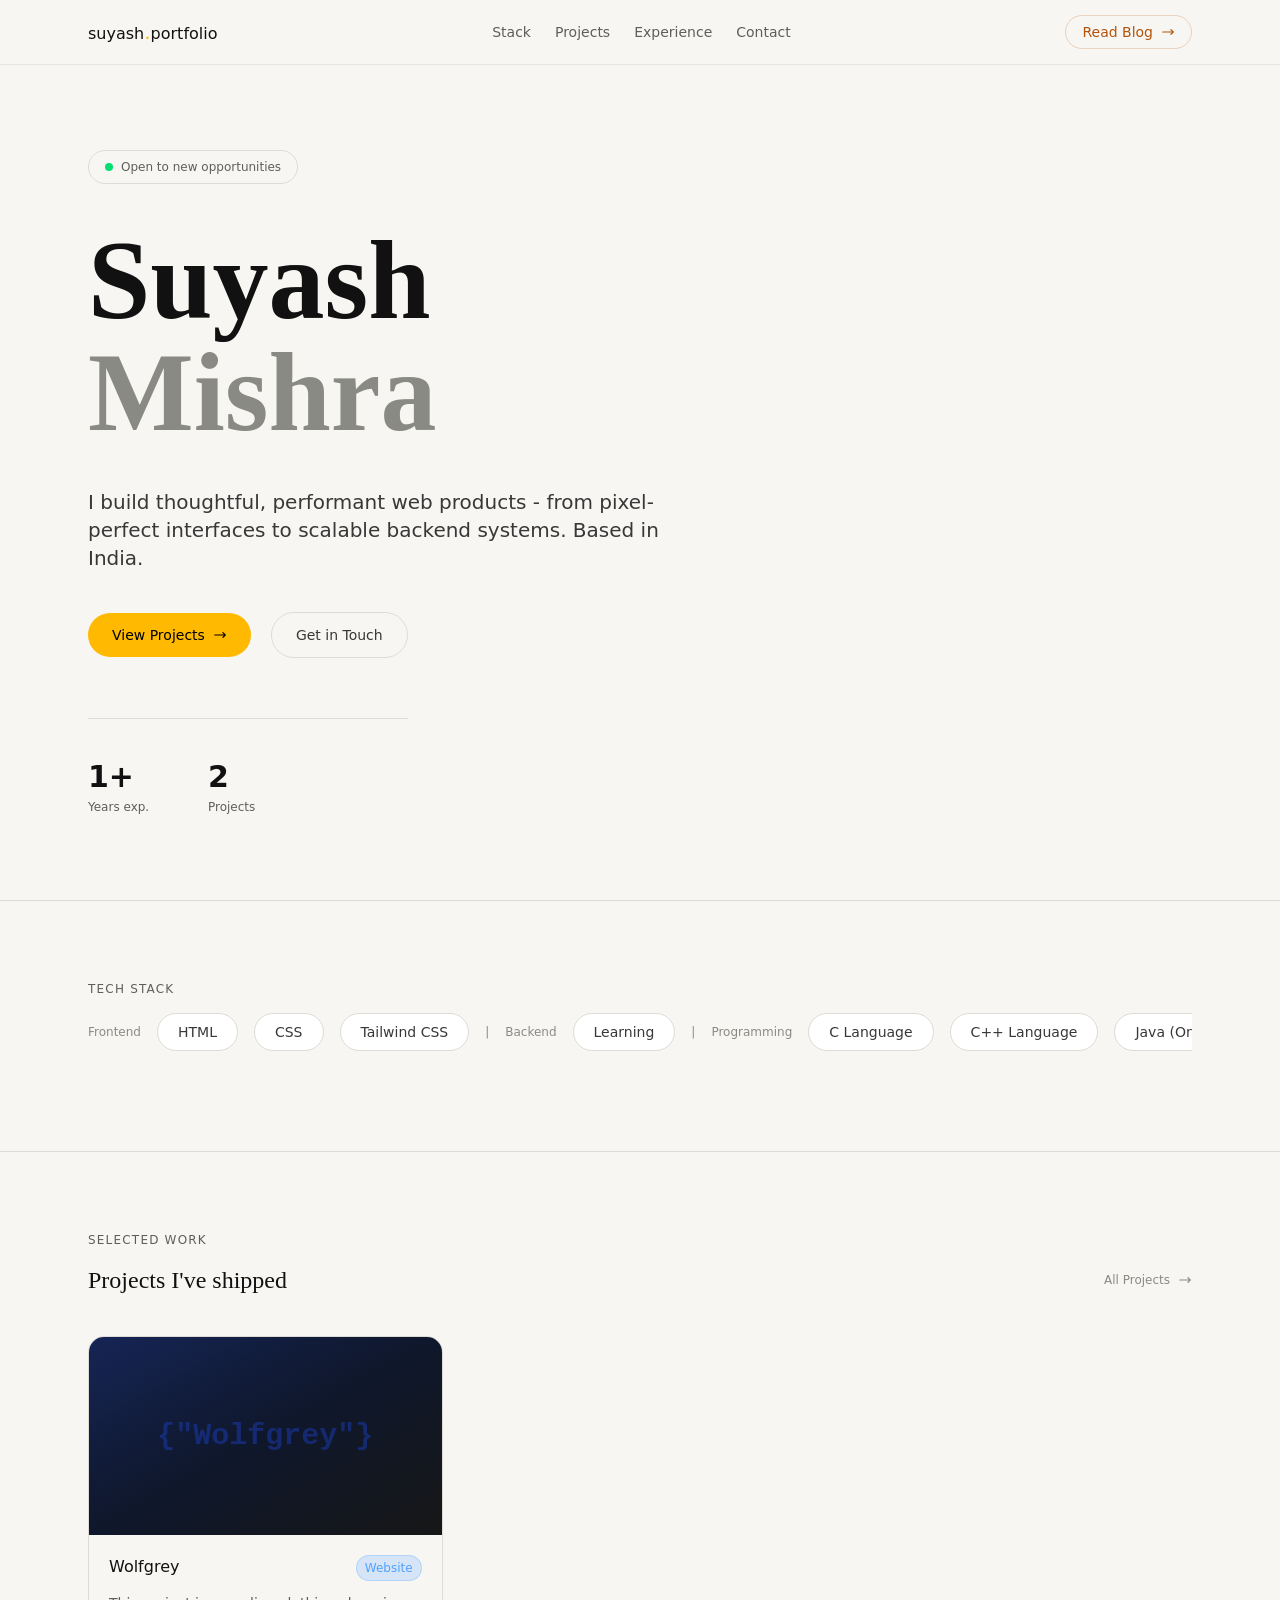
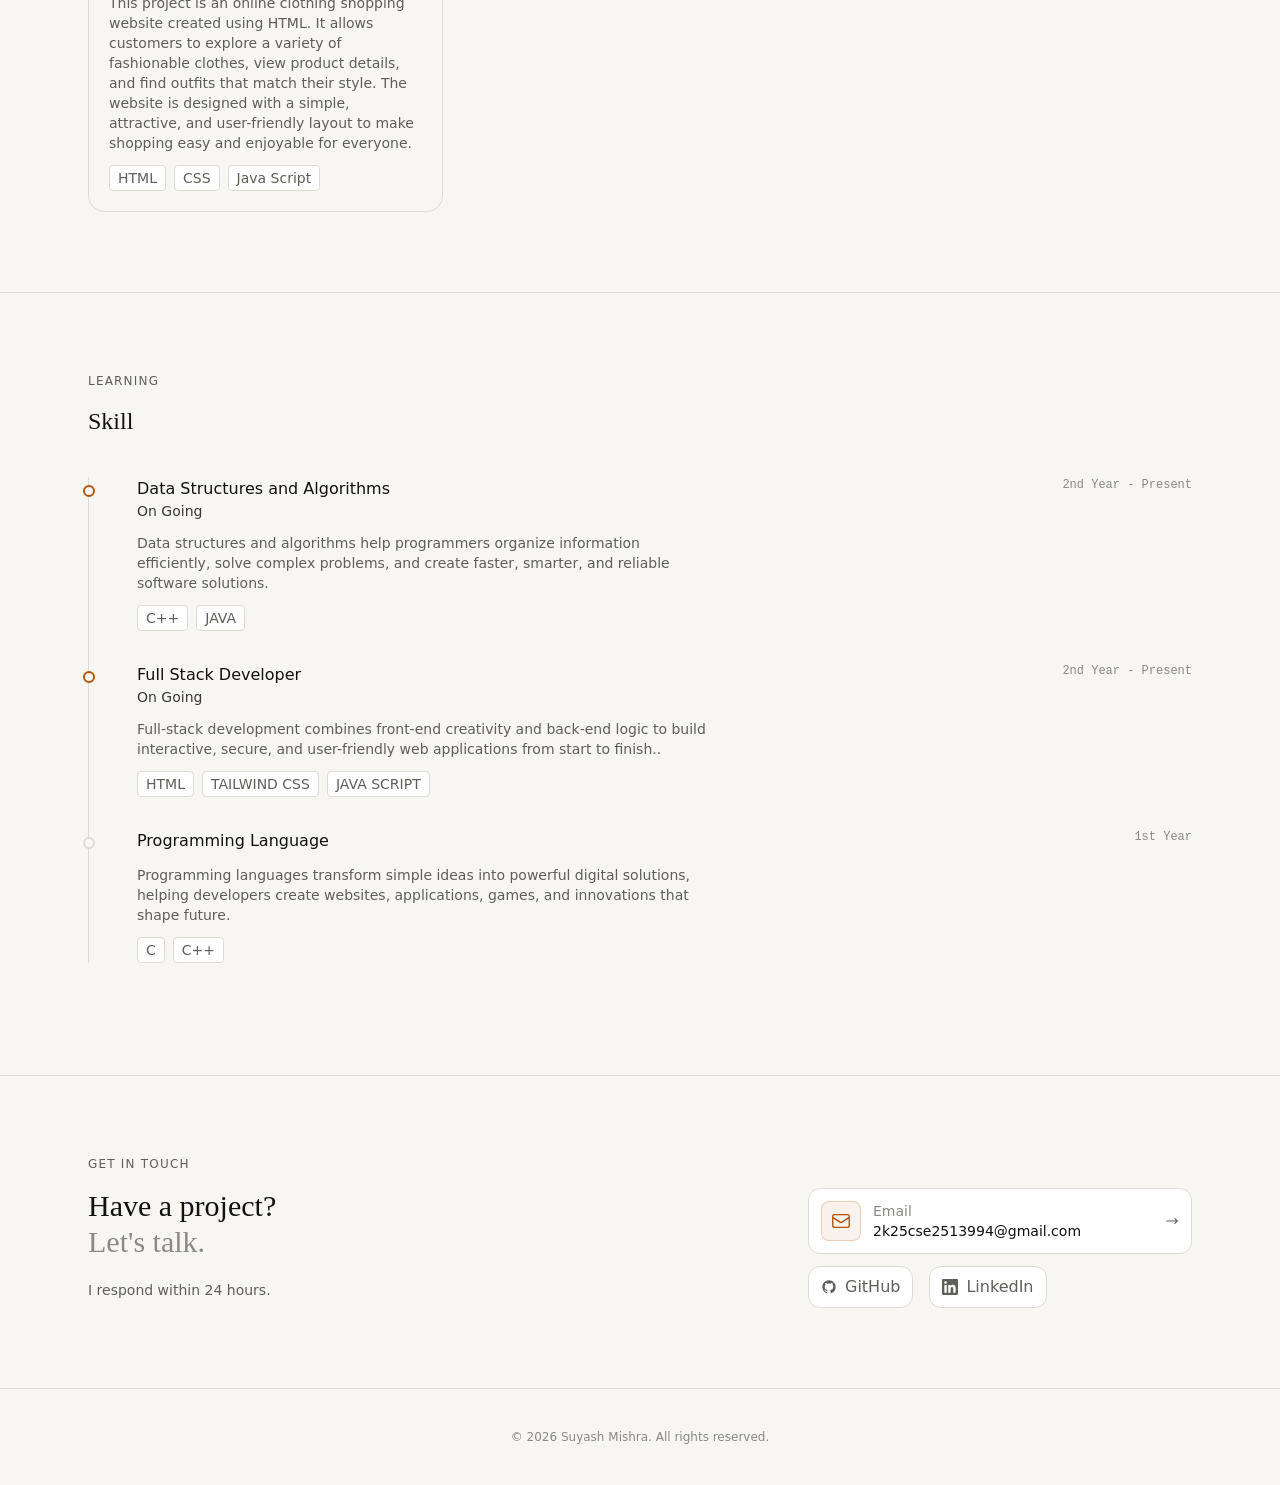
<file: index.html>
<!DOCTYPE html>
<html1 lang="en">

    <head>
        <meta charset="UTF-8">
        <meta name="viewport" content="width=device-width, initial-scale=1.0">
        <title>portfolio.website</title>
        <link rel="stylesheet" href="output.css">
    </head>

    <body>
        <header class="border-b border-(--border-subtle) fixed inset-x-0 bg-(--navbar-bg) backdrop-blur-xs z-10">
            <nav class="flex justify-between max-w-6xl mx-auto px-6 items-center h-16">
                <a href="">suyash<span class="text-amber-400 text-xl">.</span>portfolio</a>
                <ul class="hidden md:flex items-center gap-6 text-sm text-(--text-3)">
                    <a href="#tech-stack">
                        <li class="cursor-pointer hover:text-(--text-1) transition-all duration-200">Stack</li>
                    </a>
                    <a href="#projects">
                        <li class="cursor-pointer hover:text-(--text-1) transition-all duration-200">Projects</li>
                    </a>
                    <a href="#experience">
                        <li class="cursor-pointer hover:text-(--text-1) transition-all duration-200">Experience</li>
                    </a>
                    <a href="#contact">
                        <li class="cursor-pointer hover:text-(--text-1) transition-all duration-200">Contact</li>
                    </a>

                </ul>

                <a href="blog.html"
                    class="flex items-center text-sm gap-2 text-(--accent) border border-(--accent-border) px-4 py-1.5 rounded-full hover:bg-(--accent-dim) hover:border-(--accent) transition-all duration-200">
                    Read Blog <svg class="w-3.5 h-3.5" fill="none" stroke="currentColor" viewBox="0 0 24 24">
                        <path stroke-linecap="round" stroke-linejoin="round" stroke-width="2"
                            d="M17 8l4 4m0 0l-4 4m4-4H3" />
                    </svg>
                </a>
            </nav>
        </header>

        <section class="min-h-screen pt-16 flex flex-col justify-center items-center">
            <div class="max-w-6xl mx-auto px-6 text-white w-full">

                <div
                    class="inline-flex items-center gap-2 border border-(--border) px-4 py-2 rounded-full text-xs text-(--text-3) mb-10 animate-fade-in-up">
                    <span class="inline-block h-2 w-2 bg-green-400 rounded-full animate-pulse "></span>
                    Open to new opportunities
                </div>

                <h1 class="font-serif text-6xl md:text-8xl lg:text-[7rem] font-bold mb-10 animate-fade-in-up-1">
                    <p class="text-(--text-1)">Suyash</p>
                    <p class="text-(--text-4)">Mishra</p>
                </h1>

                <p class="text-(--text-2) text-lg md:text-xl max-w-xl mb-10 animate-fade-in-up-2">I build thoughtful,
                    performant web products
                    -
                    from pixel-perfect interfaces to scalable backend
                    systems. Based in India.</p>


                <div class="flex gap-5 items-center mb-15 animate-fade-in-up-2">
                    <a href="#projects" id="cta-view-project"
                        class="bg-amber-400 hover:bg-amber-300 text-black text-sm font-medium rounded-full px-6 py-3 flex items-center gap-2 transition-all duration-200">View
                        Projects
                        <svg class="w-3.5 h-3.5" fill="none" stroke="currentColor" viewBox="0 0 24 24">
                            <path stroke-linecap="round" stroke-linejoin="round" stroke-width="2"
                                d="M17 8l4 4m0 0l-4 4m4-4H3" />
                        </svg>
                    </a>
                    <a href="#contact"
                        class=" rounded-full px-6 py-3 border border-(--border) text-(--text-2) text-sm">Get in
                        Touch</a>
                </div>

                <div class="border-t border-(--border) grid grid-cols-3 pt-10 gap-10 max-w-xs animate-fade-in-up-3">
                    <div>
                        <p class="text-3xl font-semibold mb-1 text-(--text-1)">1+</p>
                        <p class="text-xs text-(--text-3)">Years exp.</p>
                    </div>
                    <div>
                        <p class="text-3xl font-semibold mb-1 text-(--text-1)">2</p>
                        <p class="text-xs text-(--text-3)">Projects</p>
                    </div>
                </div>


            </div>
        </section>


        <section id="tech-stack" class="border-t border-(--border) py-20">
            <div class="max-w-6xl mx-auto px-6">
                <h2 class="uppercase text-(--text-3) text-xs tracking-widest mb-4">Tech Stack</h2>

                <div class="flex gap-4 items-center overflow-x-auto pb-5">
                    <p class="text-xs text-(--text-4) text-nowrap">Frontend</p>
                    <p
                        class="text-(--text-2) text-sm border border-(--border) px-5 py-2 rounded-full bg-(--surface-solid) hover:text-(--accent) hover:border-(--accent-dim) transition-all duration-200 cursor-default text-nowrap">
                        HTML</p>
                    <p
                        class="text-(--text-2) text-sm border border-(--border) px-5 py-2 rounded-full bg-(--surface-solid) hover:text-(--accent) hover:border-(--accent-dim) transition-all duration-200 cursor-default text-nowrap">
                        CSS</p>
                    <p
                        class="text-(--text-2) text-sm border border-(--border) px-5 py-2 rounded-full bg-(--surface-solid) hover:text-(--accent) hover:border-(--accent-dim) transition-all duration-200 cursor-default text-nowrap">
                        Tailwind CSS</p>
                    <p class="text-xs text-(--text-4)">|</p>
                    <p class="text-xs text-(--text-4)">Backend</p>
                    <p
                        class="text-(--text-2) text-sm border border-(--border) px-5 py-2 rounded-full bg-(--surface-solid) hover:text-(--accent) hover:border-(--accent-dim) transition-all duration-200 cursor-default text-nowrap">
                        Learning</p>

                    <p class="text-xs text-(--text-4)">|</p>
                    <p class="text-xs text-(--text-4) text-nowrap">Programming</p>
                    <p
                        class="text-(--text-2) text-sm border border-(--border) px-5 py-2 rounded-full bg-(--surface-solid) hover:text-(--accent) hover:border-(--accent-dim) transition-all duration-200 cursor-default text-nowrap">
                        C Language</p>
                    <p
                        class="text-(--text-2) text-sm border border-(--border) px-5 py-2 rounded-full bg-(--surface-solid) hover:text-(--accent) hover:border-(--accent-dim) transition-all duration-200 cursor-default text-nowrap">
                        C++ Language</p>
                    <p
                        class="text-(--text-2) text-sm border border-(--border) px-5 py-2 rounded-full bg-(--surface-solid) hover:text-(--accent) hover:border-(--accent-dim) transition-all duration-200 cursor-default text-nowrap">
                        Java (On Going)</p>
                </div>
            </div>
        </section>


        <section id="projects" class="border-t border-(--border) py-20">
            <div class="max-w-6xl mx-auto px-6">
                <h2 class="uppercase text-(--text-3) text-xs tracking-widest mb-4">Selected Work</h2>

                <div class="flex justify-between mb-10">
                    <h3 class="font-serif text-2xl">Projects I've shipped</h3>
                    <a href=""
                        class="flex items-center gap-2 text-xs text-(--text-4) hover:text-(--accent) transition-all duration-200">All
                        Projects <svg class="w-3.5 h-3.5" fill="none" stroke="currentColor" viewBox="0 0 24 24">
                            <path stroke-linecap="round" stroke-linejoin="round" stroke-width="2"
                                d="M17 8l4 4m0 0l-4 4m4-4H3" />
                        </svg></a>

                </div>

                <div class="grid grid-cols-1 gap-5 md:grid-cols-2 lg:grid-cols-3">

                    <article
                        class="group border border-(--border) rounded-2xl overflow-hidden hover:-translate-y-1.5 transition-all duration-300 hover:border-white/30">
                        <div
                            class="relative aspect-video flex items-center justify-center bg-linear-to-br from-blue-950 via-slate-900 to-neutral-900">
                            <p class="text-3xl font-mono text-blue-800/50 font-bold">{"Wolfgrey"}</p>

                            <div
                                class="absolute bg-black/0 inset-0 group-hover:bg-black/35 flex justify-center items-center transition-all duration-400">
                                <p
                                    class=" opacity-0 border  border-white/20 rounded-full px-3 py-1.5 group-hover:opacity-100  flex items-center gap-2 bg-white/10 text-xs backdrop-blur-2xl">
                                    View Project <svg class="w-3.5 h-3.5" fill="none" stroke="currentColor"
                                        viewBox="0 0 24 24">
                                        <path stroke-linecap="round" stroke-linejoin="round" stroke-width="2"
                                            d="M17 8l4 4m0 0l-4 4m4-4H3" />
                                    </svg>
                                </p>
                            </div>
                        </div>

                        <div class="p-5">
                            <div class="flex justify-between mb-3">
                                <h3>Wolfgrey</h3>
                                <p
                                    class="text-xs border border-blue-300/50 px-2 py-1 text-blue-400 rounded-full bg-blue-400/20">
                                    Website</p>
                            </div>

                            <p class="mb-3 text-sm text-(--text-3)">This project is an online clothing shopping website
                                created using HTML. It allows customers to explore a variety of fashionable clothes,
                                view product details, and find outfits that match their style. The website is designed
                                with a simple, attractive, and user-friendly layout to make shopping easy and enjoyable
                                for everyone.</p>

                            <div class="flex gap-2 flex-wrap">
                                <p
                                    class="text-sm text-(--text-3) px-2 py-0.5 border border-(--border) rounded bg-(--surface-solid)">
                                    HTML</p>
                                <p
                                    class="text-sm text-(--text-3) px-2 py-0.5 border border-(--border) rounded bg-(--surface-solid)">
                                    CSS</p>
                                <p
                                    class="text-sm text-(--text-3) px-2 py-0.5 border border-(--border) rounded bg-(--surface-solid)">
                                    Java Script</p>
                            </div>

                        </div>
                    </article>

                </div>
            </div>
        </section>

        <section id="experience" class="border-t border-(--border) py-20">
            <div class="max-w-6xl mx-auto px-6">
                <h2 class="uppercase text-(--text-3) text-xs tracking-widest mb-4">Learning</h2>
                <h3 class="font-serif text-2xl mb-10">Skill</h3>

                <div class="border-l border-(--border)">
                    <div class="relative mb-8">
                        <div
                            class="-left-1.5 top-2 absolute border-2 border-(--accent) rounded-full w-3 h-3 bg-(--surface)">
                        </div>

                        <div class="pl-12">
                            <div class="flex flex-col md:flex-row justify-between mb-3 gap-2">
                                <div>
                                    <h3>Data Structures and Algorithms</h3>
                                    <p class="font-light text-(--text-2) text-sm">On Going</p>
                                </div>

                                <p class="text-xs font-mono text-(--text-4)">
                                    2nd Year - Present</p>
                            </div>


                            <p class="mb-3 text-sm text-(--text-3) max-w-xl">Data structures and algorithms help
                                programmers organize information efficiently, solve complex problems, and create faster,
                                smarter, and reliable software solutions.</p>

                            <div class="flex gap-2 flex-wrap">
                                <p
                                    class="text-sm text-(--text-3) px-2 py-0.5 border border-(--border) rounded bg-(--surface-solid)">
                                    C++</p>
                                <p
                                    class="text-sm text-(--text-3) px-2 py-0.5 border border-(--border) rounded bg-(--surface-solid)">
                                    JAVA</p>
                            </div>

                        </div>
                    </div>

                    <div class="relative mb-8">
                        <div
                            class="-left-1.5 top-2 absolute border-2 border-(--accent) rounded-full w-3 h-3 bg-(--surface)">
                        </div>

                        <div class="pl-12">
                            <div class="flex flex-col md:flex-row justify-between mb-3 gap-2">
                                <div>
                                    <h3>Full Stack Developer</h3>
                                    <p class="font-light text-(--text-2) text-sm">On Going</p>
                                </div>

                                <p class="text-xs font-mono text-(--text-4)">
                                    2nd Year - Present</p>
                            </div>


                            <p class="mb-3 text-sm text-(--text-3) max-w-xl">Full-stack development combines front-end
                                creativity and back-end logic to build interactive, secure, and user-friendly web
                                applications from start to finish..</p>

                            <div class="flex gap-2 flex-wrap">
                                <p
                                    class="text-sm text-(--text-3) px-2 py-0.5 border border-(--border) rounded bg-(--surface-solid)">
                                    HTML
                                </p>
                                <p
                                    class="text-sm text-(--text-3) px-2 py-0.5 border border-(--border) rounded bg-(--surface-solid)">
                                    TAILWIND CSS</p>
                                <p
                                    class="text-sm text-(--text-3) px-2 py-0.5 border border-(--border) rounded bg-(--surface-solid)">
                                    JAVA SCRIPT</p>
                            </div>

                        </div>
                    </div>

                    <div class="relative mb-8">
                        <div
                            class="-left-1.5 top-2 absolute border-2 border-(--border) rounded-full w-3 h-3 bg-(--surface)">
                        </div>

                        <div class="pl-12">
                            <div class="flex flex-col md:flex-row justify-between mb-3 gap-2">
                                <div>
                                    <h3>Programming Language</h3>

                                </div>

                                <p class="text-xs font-mono text-(--text-4)">
                                    1st Year</p>
                            </div>


                            <p class="mb-3 text-sm text-(--text-3) max-w-xl">Programming languages transform simple
                                ideas into powerful digital solutions, helping developers create websites, applications,
                                games, and innovations that shape future.
                            </p>

                            <div class="flex gap-2 flex-wrap">
                                <p
                                    class="text-sm text-(--text-3) px-2 py-0.5 border border-(--border) rounded bg-(--surface-solid)">
                                    C
                                </p>
                                <p
                                    class="text-sm text-(--text-3) px-2 py-0.5 border border-(--border) rounded bg-(--surface-solid)">
                                    C++
                                </p>
                            </div>

                        </div>
                    </div>
                </div>
            </div>
        </section>

        <section id="contact" class="border-t border-(--border) py-20">
            <div class="max-w-6xl mx-auto px-6">
                <h2 class="uppercase text-(--text-3) text-xs tracking-widest mb-4">Get In Touch</h2>

                <div class="flex flex-col gap-10 md:flex-row justify-between">

                    <div class="flex-1">
                        <h3 class="font-serif text-3xl">Have a project?</h3>
                        <h3 class="font-serif text-3xl font-extralight mb-5 text-(--text-4)">Let's talk.</h3>
                        <p class="text-sm text-(--text-3) max-w-sm"> I respond within 24 hours.</p>
                    </div>

                    <div class=" flex-1 md:max-w-sm">
                        <a href="mailto:2k25cse2513994@gmail.com"
                            class="flex border border-(--border) rounded-xl bg-(--surface-solid)  p-3 items-center gap-3 ">
                            <svg class="w-10 h-10 text-(--accent) bg-(--accent-dim) p-2 rounded-lg border border-(--accent-border)"
                                fill="none" stroke="currentColor" viewBox="0 0 24 24">
                                <path stroke-linecap="round" stroke-linejoin="round" stroke-width="1.5"
                                    d="M3 8l7.89 5.26a2 2 0 002.22 0L21 8M5 19h14a2 2 0 002-2V7a2 2 0 00-2-2H5a2 2 0 00-2 2v10a2 2 0 002 2z" />
                            </svg>
                            <div class="flex-1 text-sm">
                                <p class="text-(--text-4)">Email</p>
                                <p class="text-(--text-1)">2k25cse2513994@gmail.com</p>
                            </div>

                            <svg class="w-3.5 h-3.5 text-(--text-3)" fill="none" stroke="currentColor"
                                viewBox="0 0 24 24">
                                <path stroke-linecap="round" stroke-linejoin="round" stroke-width="2"
                                    d="M17 8l4 4m0 0l-4 4m4-4H3" />
                            </svg>


                        </a>

                        <div class="mt-3 flex gap-4">
                            <a href="https://github.com/Suyashmishra6007" target="_blank">
                                <p
                                    class="flex flex-1 items-center gap-2 border border-(--border) px-3 py-2 rounded-xl text-(--text-3) font-light justify-center bg-(--surface-solid) ">
                                    <svg class="w-4 h-4" fill="currentColor" viewBox="0 0 24 24">
                                        <path
                                            d="M12 2C6.477 2 2 6.484 2 12.017c0 4.425 2.865 8.18 6.839 9.504.5.092.682-.217.682-.483 0-.237-.008-.868-.013-1.703-2.782.605-3.369-1.343-3.369-1.343-.454-1.158-1.11-1.466-1.11-1.466-.908-.62.069-.608.069-.608 1.003.07 1.531 1.032 1.531 1.032.892 1.53 2.341 1.088 2.91.832.092-.647.35-1.088.636-1.338-2.22-.253-4.555-1.113-4.555-4.951 0-1.093.39-1.988 1.029-2.688-.103-.253-.446-1.272.098-2.65 0 0 .84-.27 2.75 1.026A9.564 9.564 0 0112 6.844c.85.004 1.705.115 2.504.337 1.909-1.296 2.747-1.027 2.747-1.027.546 1.379.202 2.398.1 2.651.64.7 1.028 1.595 1.028 2.688 0 3.848-2.339 4.695-4.566 4.942.359.31.678.921.678 1.856 0 1.338-.012 2.419-.012 2.747 0 .268.18.58.688.482A10.019 10.019 0 0022 12.017C22 6.484 17.522 2 12 2z" />
                                    </svg>
                                    GitHub
                                </p>
                            </a>

                            <a href="https://www.linkedin.com/in/suyash-mishra-aa597139b/" target="_blank">
                                <p
                                    class="flex flex-1 items-center gap-2 border border-(--border) px-3 py-2 rounded-xl text-(--text-3) font-light justify-center bg-(--surface-solid) ">
                                    <svg class="w-4 h-4" fill="currentColor" viewBox="0 0 24 24">
                                        <path
                                            d="M20.447 20.452h-3.554v-5.569c0-1.328-.027-3.037-1.852-3.037-1.853 0-2.136 1.445-2.136 2.939v5.667H9.351V9h3.414v1.561h.046c.477-.9 1.637-1.85 3.37-1.85 3.601 0 4.267 2.37 4.267 5.455v6.286zM5.337 7.433a2.062 2.062 0 01-2.063-2.065 2.064 2.064 0 112.063 2.065zm1.782 13.019H3.555V9h3.564v11.452zM22.225 0H1.771C.792 0 0 .774 0 1.729v20.542C0 23.227.792 24 1.771 24h20.451C23.2 24 24 23.227 24 22.271V1.729C24 .774 23.2 0 22.222 0h.003z" />
                                    </svg>
                                    LinkedIn
                                </p>
                            </a>





                        </div>


                    </div>
                </div>

            </div>
        </section>

        <footer class="border-t border-(--border) py-10">
            <div class=" flex justify-center px-6 text-xs text-(--text-4)">
                © 2026 Suyash Mishra. All rights reserved.
            </div>
        </footer>
    </body>
</html1
</file>
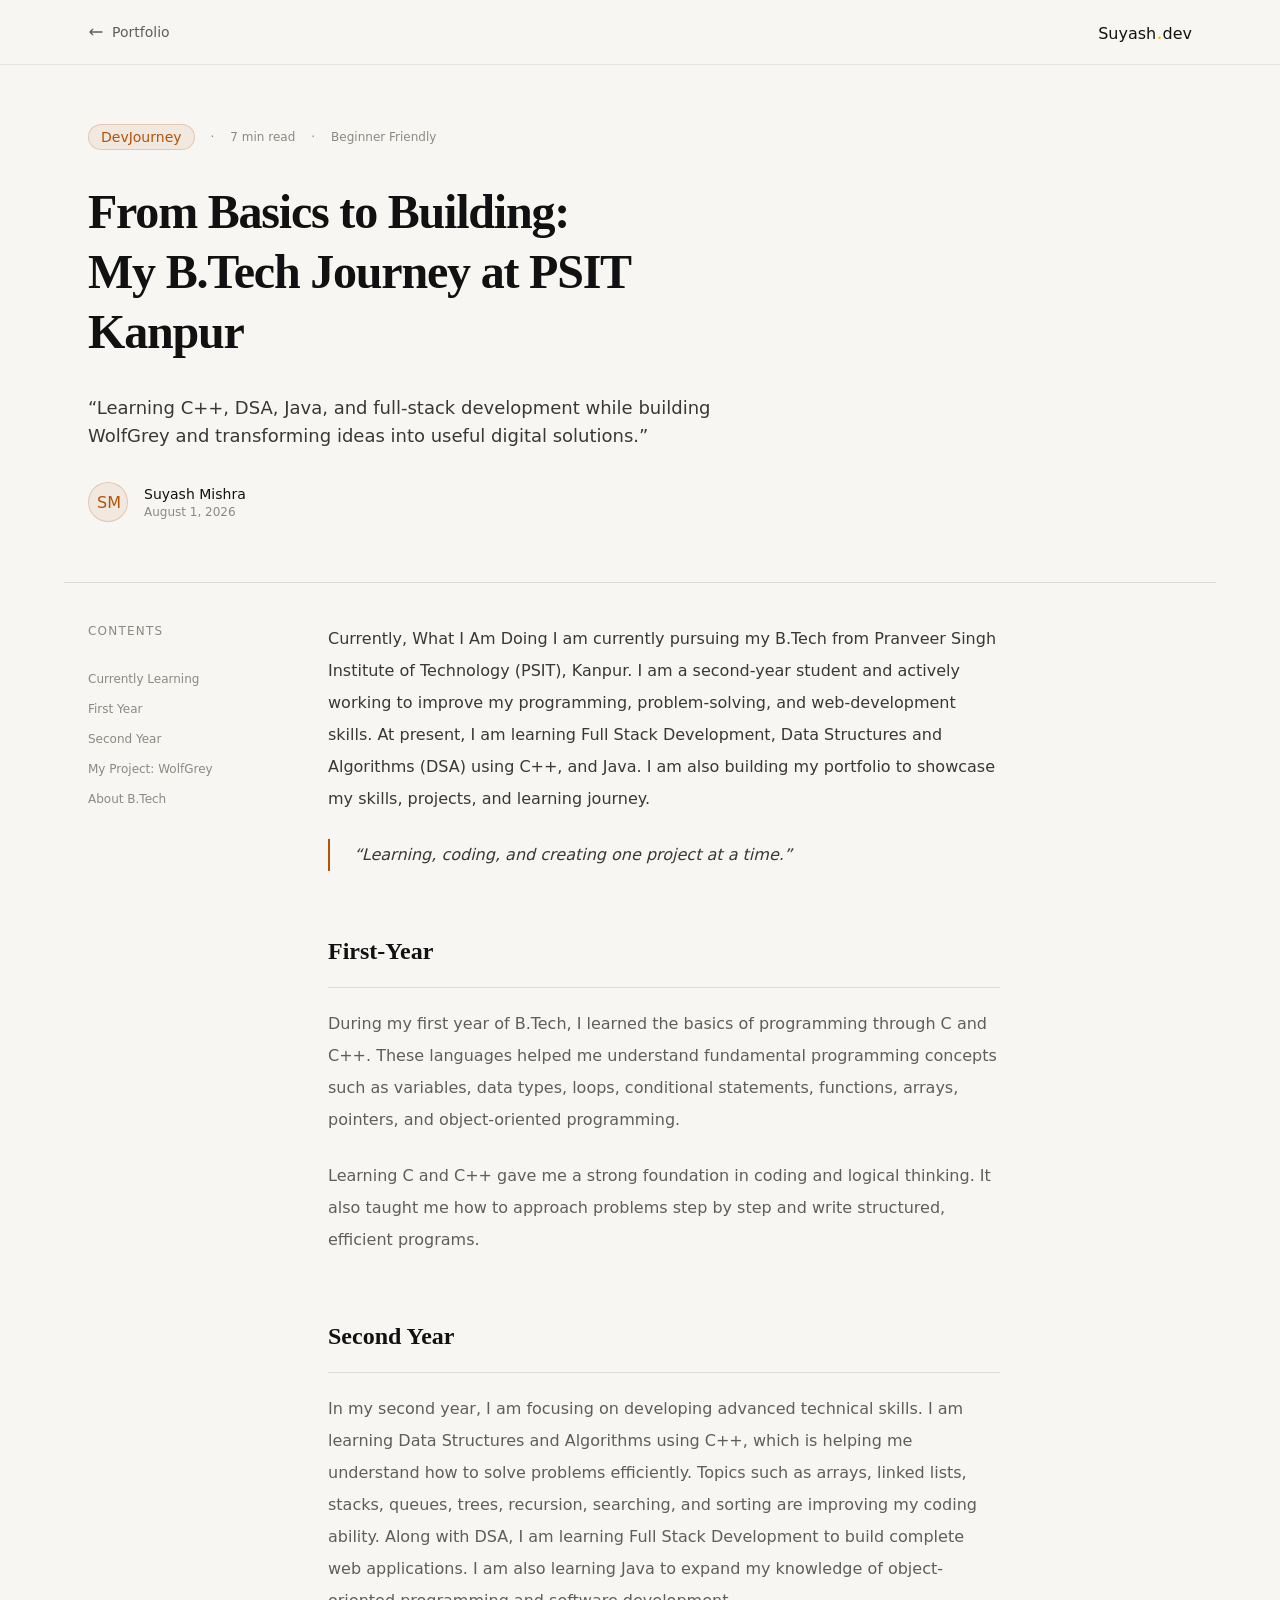
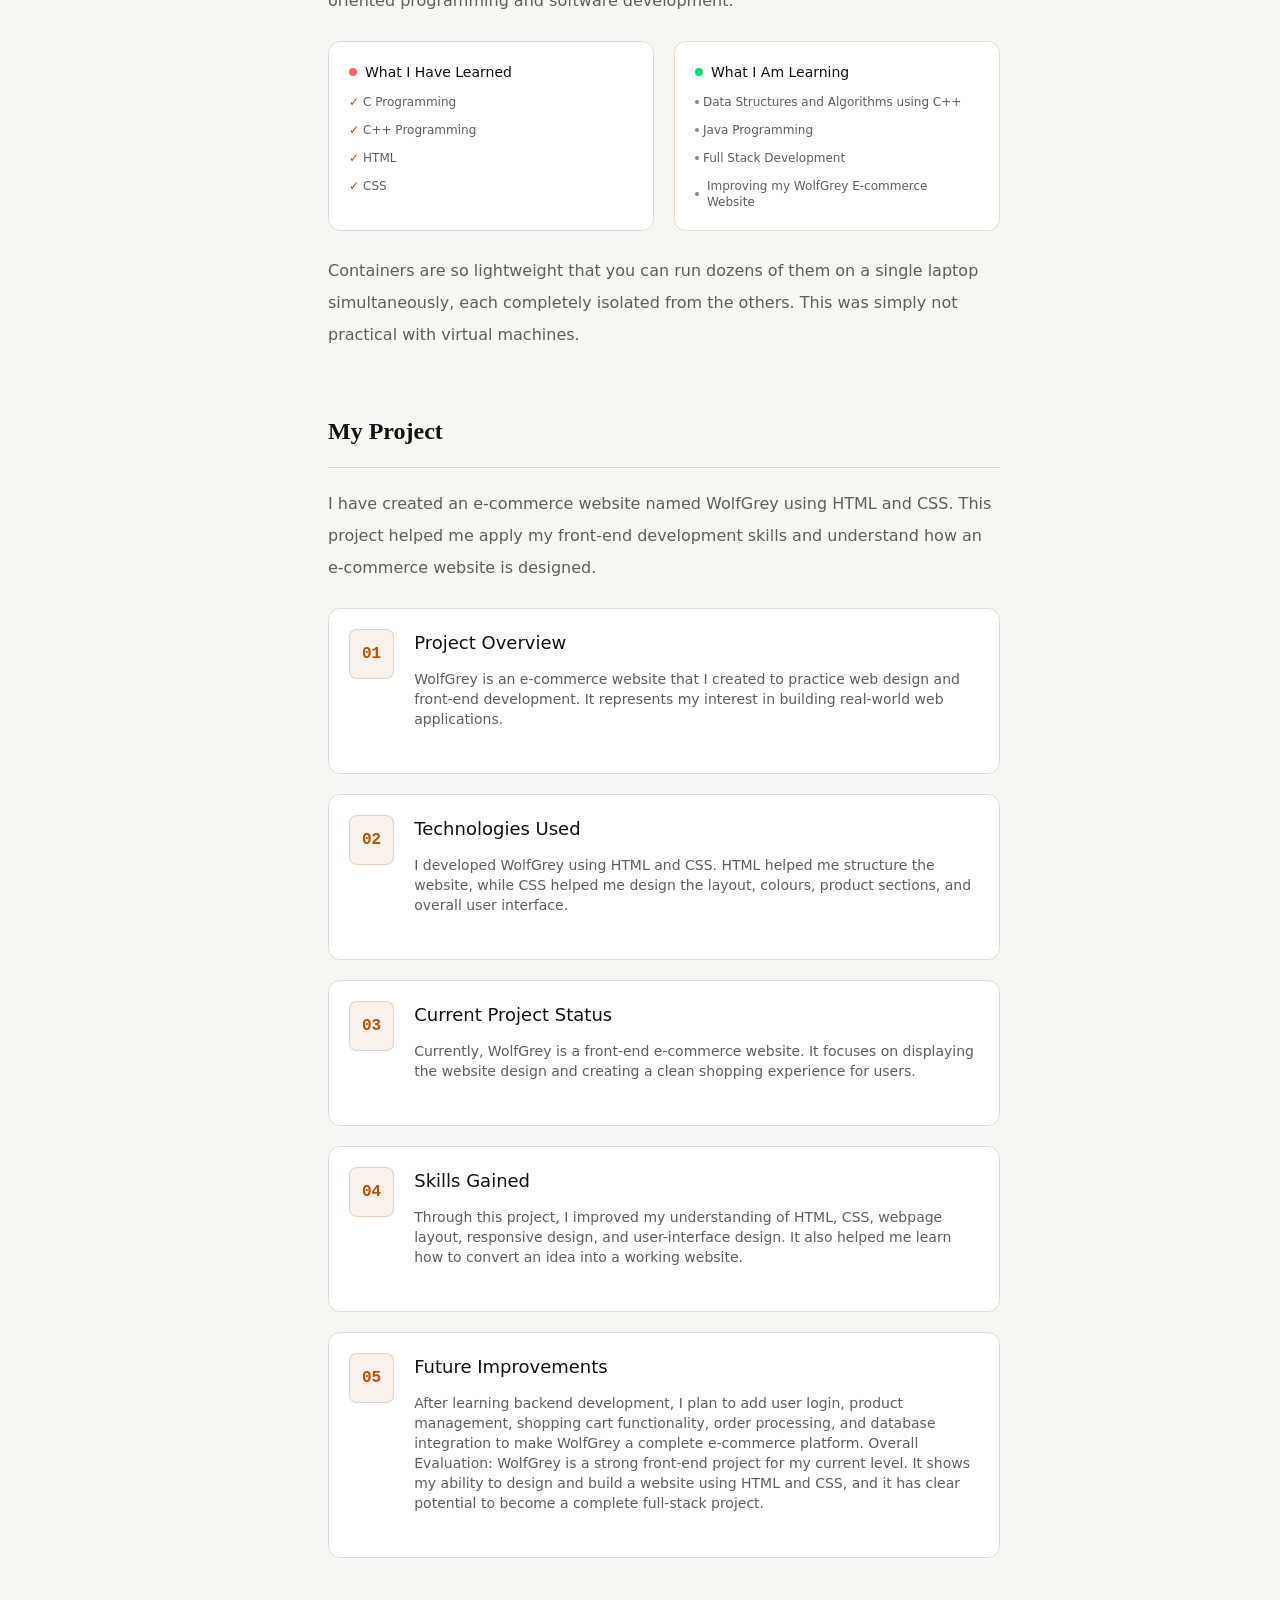
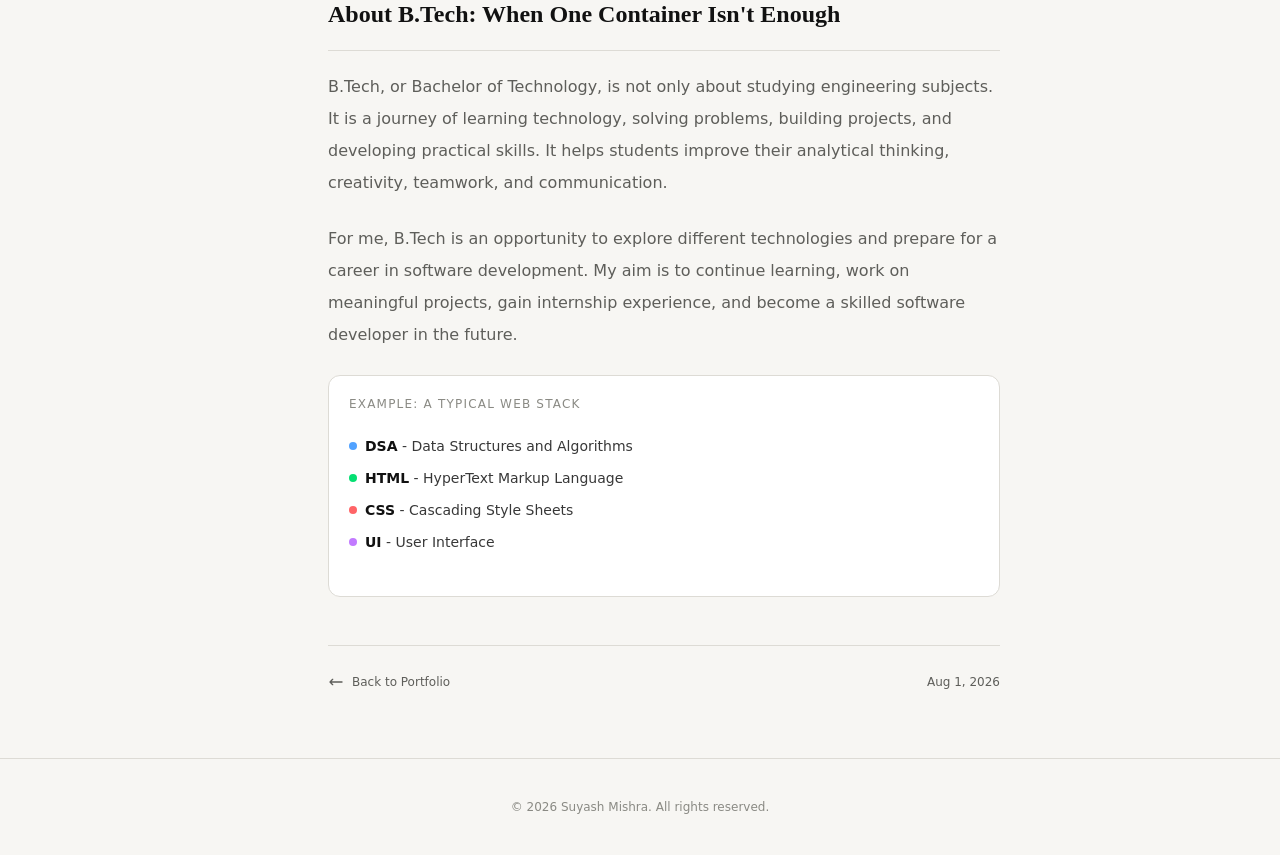
<file: blog.html>
<!DOCTYPE html>
<html lang="en">

<head>
    <meta charset="UTF-8">
    <meta name="viewport" content="width=device-width, initial-scale=1.0">
    <title>Blog</title>
    <link rel="stylesheet" href="output.css">
</head>

<body>
    <header class="border-b border-(--border-subtle) fixed inset-x-0 bg-(--navbar-bg) backdrop-blur-xs z-10">
        <nav class="flex justify-between max-w-6xl mx-auto px-6  items-center h-16">
            <a href="index.html"
                class="flex items-center text-sm gap-2 text-(--text-3) hover:text-(--text-1) transition-all duration-200 font-extralight">
                <svg class="w-4 h-4 rotate-180" fill="none" stroke="currentColor" viewBox="0 0 24 24">
                    <path stroke-linecap="round" stroke-linejoin="round" stroke-width="2"
                        d="M17 8l4 4m0 0l-4 4m4-4H3" />
                </svg>
                Portfolio
            </a>

            <a href="index.html">Suyash<span class="text-amber-400 text-xl">.</span>dev</a>
        </nav>
    </header>

    <div class="pt-16">
        <div class="max-w-6xl mx-auto px-6 py-15 border-b border-(--border)">
            <div class="max-w-2xl">


                <div class="flex gap-4 text-xs text-(--text-4) items-center mb-8 ">
                    <span
                        class="rounded-full text-sm px-3 py-0.5 border border-(--accent-border) bg-(--accent-dim) text-(--accent)">DevJourney</span>
                    <p>·</p>
                    <p>7 min read</p>
                    <span>·</span>
                    <span>Beginner Friendly</span>
                </div>
                <h1 class="text-4xl md:text-5xl font-serif font-bold mb-8 leading-tight tracking-tight">
                    From Basics to Building: <br> My B.Tech Journey at PSIT Kanpur
                </h1>
                <p class="text-(--text-2) text-lg font-extralight leading-7 mb-8">“Learning C++, DSA, Java, and
                    full-stack development while building WolfGrey and transforming ideas into useful digital
                    solutions.”</p>
                <div class="flex gap-4 items-center">
                    <div
                        class="h-10 w-10 rounded-full bg-(--accent-dim) border border-(--accent-border) p-2 grid place-items-center text-(--accent)">
                        SM
                    </div>
                    <div class="">
                        <p class="text-sm text-(--text-1)">Suyash Mishra</p>
                        <p class="text-xs text-(--text-4)">August 1, 2026</p>
                    </div>
                </div>
            </div>
        </div>
    </div>

    <div class="">
        <div class="max-w-6xl mx-auto px-6 py-10 flex gap-20">
            <div class="hidden relative lg:block w-40 ">
                <div class="sticky top-30">
                    <h2 class="uppercase tracking-widest text-xs text-(--text-4) mb-8">Contents</h2>

                    <ul class="flex flex-col gap-3.5">
                        <a href="#Currently-Learning"
                            class="capitalize  text-xs text-(--text-4) hover:text-(--accent) transition-all duration-200">
                            <li>Currently Learning</li>
                        </a>
                        <a href="#First-Year"
                            class="capitalize  text-xs text-(--text-4) hover:text-(--accent) transition-all duration-200">
                            <li>First Year</li>
                        </a>
                        <a href="#Second-Year"
                            class="capitalize  text-xs text-(--text-4) hover:text-(--accent) transition-all duration-200">
                            <li>Second Year</li>
                        </a>
                        <a href="#My-Project"
                            class="capitalize  text-xs text-(--text-4) hover:text-(--accent) transition-all duration-200">
                            <li>My Project: WolfGrey</li>
                        </a>
                        <a href="#About-B.Tech"
                            class="capitalize  text-xs text-(--text-4) hover:text-(--accent) transition-all duration-200">
                            <li>About B.Tech</li>
                        </a>
                    </ul>
                </div>

            </div>
            <div class=" flex-1 max-w-2xl">


                <section id="Currently-Learning">
                    <p class="text-base text-(--text-2) leading-8 mb-6">Currently, What I Am Doing

                        I am currently pursuing my B.Tech from Pranveer Singh Institute of Technology (PSIT), Kanpur. I
                        am a second-year student and actively working to improve my programming, problem-solving, and
                        web-development skills. At present, I am learning Full Stack Development, Data Structures and
                        Algorithms (DSA) using C++, and Java. I am also building my portfolio to showcase my skills,
                        projects, and learning journey.</p>


                    <blockquote class="italic border-l-2 pl-6 border-(--accent) text-(--text-2) leading-8 mb-6">
                        <span>
                            “Learning, coding, and creating one project at a time.”
                        </span>

                    </blockquote>


                </section>


                <section class="pt-10" id="First-Year">
                    <h2 class="font-serif font-bold text-2xl border-b border-(--border) pb-5 mb-5">First-Year</h2>

                    <p class="text-base text-(--text-3) leading-8 mb-6">During my first year of B.Tech, I learned the
                        basics of programming through C and C++. These languages helped me understand fundamental
                        programming concepts such as variables, data types, loops, conditional statements, functions,
                        arrays, pointers, and object-oriented programming.


                    </p>

                    <p class="text-base text-(--text-3) leading-8 mb-6">Learning C and C++ gave me a strong foundation
                        in coding and logical thinking. It also taught me how to approach problems step by step and
                        write structured, efficient programs.</p>



                </section>


                <section id="Second-Year" class="pt-10">
                    <h2 class="font-serif font-bold text-2xl border-b border-(--border) pb-5 mb-5">Second Year
                    </h2>

                    <p class="text-base text-(--text-3) leading-8 mb-6">In my second year, I am focusing on developing
                        advanced technical skills. I am learning Data Structures and Algorithms using C++, which is
                        helping me understand how to solve problems efficiently. Topics such as arrays, linked lists,
                        stacks, queues, trees, recursion, searching, and sorting are improving my coding ability.

                        Along with DSA, I am learning Full Stack Development to build complete web applications. I am
                        also learning Java to expand my knowledge of object-oriented programming and software
                        development.


                    </p>

                    <div class="flex flex-col sm:flex-row gap-5 text-xs text-(--text-3) mb-6">
                        <div class="flex-1 bg-(--surface-solid) p-5 rounded-xl border border-(--border)">
                            <div class="flex items-center gap-2 text-sm mb-3 text-(--text-1)">
                                <span class="w-2 h-2 bg-red-400 inline-block rounded-full"></span>
                                <p>What I Have Learned</p>
                            </div>
                            <div class="flex flex-col gap-3">
                                <div class="flex items-center gap-1">
                                    <span class="text-(--accent)">✓</span>
                                    <p>C Programming</p>
                                </div>
                                <div class="flex items-center gap-1">
                                    <span class="text-(--accent)">✓</span>
                                    <p>
                                        C++ Programming</p>
                                </div>
                                <div class="flex items-center gap-1">
                                    <span class="text-(--accent)">✓</span>
                                    <p>HTML
                                    </p>
                                </div>
                                <div class="flex items-center gap-1">
                                    <span class="text-(--accent)">✓</span>
                                    <p>CSS
                                    </p>
                                </div>
                            </div>
                        </div>
                        <div class="flex-1 bg-(--surface-solid) p-5 rounded-xl border border-(--accent-border)">
                            <div class="flex items-center gap-2 text-sm mb-3 text-(--text-1)">
                                <span class="w-2 h-2 bg-green-400 bg-red-400inline-block rounded-full"></span>
                                <p>What I Am Learning</p>
                            </div>
                            <div class="flex flex-col gap-3">
                                <div class="flex items-center gap-1">
                                    <span class="w-1 h-1 bg-(--text-4) inline-block rounded-full"></span ><p>Data
                                    Structures and Algorithms using C++
                                    </p>
                                </div>

                                <div class="flex items-center gap-1">
                                    <span class="w-1 h-1 bg-(--text-4) inline-block rounded-full"></span ><p>Java
                                    Programming</p>
                                </div>

                                <div class="flex items-center gap-1">
                                    <span class="w-1 h-1 bg-(--text-4) inline-block rounded-full"></span ><p>Full Stack
                                    Development
                                    </p>
                                </div>

                                <div class="flex items-center gap-1">
                                    <span class="w-1 h-1 bg-(--text-4) inline-block rounded-full"></span> <p></p>
                                    Improving my WolfGrey E-commerce Website
                                    </p>
                                </div>


                            </div>
                        </div>
                    </div>

                    <p class="text-base text-(--text-3) leading-8 mb-6">Containers are so lightweight that you can run
                        dozens of them on a single laptop simultaneously, each completely isolated from the others. This
                        was simply not practical with virtual machines.
                    </p>

                </section>


                <section id="My-Project" class="pt-10">
                    <h2 class="font-serif font-bold text-2xl border-b border-(--border) pb-5 mb-5">My Project
                    </h2>

                    <p class="text-base text-(--text-3) leading-8 mb-6">I have created an e-commerce website named
                        WolfGrey using HTML and CSS. This project helped me apply my front-end development skills and
                        understand how an e-commerce website is designed.
                    </p>

                    <div class="flex flex-col gap-5">
                        <div
                            class="flex items-start gap-5 bg-(--surface-solid) p-5 rounded-xl border border-(--border)">
                            <div
                                class="border border-(--accent-border) bg-(--accent-dim) text-(--accent) p-3  font-mono font-bold rounded-lg ">
                                01</div>
                            <div>
                                <h4 class="text-lg mb-3">Project Overview</h4>
                                <p class="text-sm text-(--text-3) mb-6">WolfGrey is an e-commerce website that I created
                                    to practice web design and front-end development. It represents my interest in
                                    building real-world web applications.
                                </p>
                            </div>
                        </div>

                        <div
                            class="flex items-start gap-5 bg-(--surface-solid) p-5 rounded-xl border border-(--border)">
                            <div
                                class="border border-(--accent-border) bg-(--accent-dim) text-(--accent) p-3  font-mono font-bold rounded-lg ">
                                02</div>
                            <div>
                                <h4 class="text-lg mb-3">Technologies Used</h4>
                                <p class="text-sm text-(--text-3) mb-6">I developed WolfGrey using HTML and CSS. HTML
                                    helped me structure the website, while CSS helped me design the layout, colours,
                                    product sections, and overall user interface.
                                </p>
                            </div>
                        </div>

                        <div
                            class="flex items-start gap-5 bg-(--surface-solid) p-5 rounded-xl border border-(--border)">
                            <div
                                class="border border-(--accent-border) bg-(--accent-dim) text-(--accent) p-3  font-mono font-bold rounded-lg ">
                                03</div>
                            <div>
                                <h4 class="text-lg mb-3">Current Project Status</h4>
                                <p class="text-sm text-(--text-3) mb-6">Currently, WolfGrey is a front-end e-commerce
                                    website. It focuses on displaying the website design and creating a clean shopping
                                    experience for users.
                                </p>
                            </div>
                        </div>

                        <div
                            class="flex items-start gap-5 bg-(--surface-solid) p-5 rounded-xl border border-(--border)">
                            <div
                                class="border border-(--accent-border) bg-(--accent-dim) text-(--accent) p-3  font-mono font-bold rounded-lg ">
                                04</div>
                            <div>
                                <h4 class="text-lg mb-3">Skills Gained</h4>
                                <p class="text-sm text-(--text-3) mb-6">Through this project, I improved my
                                    understanding of HTML, CSS, webpage layout, responsive design, and user-interface
                                    design. It also helped me learn how to convert an idea into a working website.
                                </p>
                            </div>
                        </div>

                        <div
                            class="flex items-start gap-5 bg-(--surface-solid) p-5 rounded-xl border border-(--border)">
                            <div
                                class="border border-(--accent-border) bg-(--accent-dim) text-(--accent) p-3  font-mono font-bold rounded-lg ">
                                05</div>
                            <div>
                                <h4 class="text-lg mb-3">Future Improvements</h4>
                                <p class="text-sm text-(--text-3) mb-6">After learning backend development, I plan to
                                    add user login, product management, shopping cart functionality, order processing,
                                    and database integration to make WolfGrey a complete e-commerce platform.
                                    Overall Evaluation: WolfGrey is a strong front-end project for my current level. It
                                    shows my ability to design and build a website using HTML and CSS, and it has clear
                                    potential to become a complete full-stack project.
                                </p>
                            </div>
                        </div>

                    </div>

                </section>


                <section id="About-B.Tech" class="pt-10">
                    <h2 class="font-serif font-bold text-2xl border-b border-(--border) pb-5 mb-5">About B.Tech: When
                        One Container Isn't Enough</h2>

                    <p class="text-base text-(--text-3) leading-8 mb-6">B.Tech, or Bachelor of Technology, is not only
                        about studying engineering subjects. It is a journey of learning technology, solving problems,
                        building projects, and developing practical skills. It helps students improve their analytical
                        thinking, creativity, teamwork, and communication.


                    </p>

                    <p class="text-base text-(--text-3) leading-8 mb-6">For me, B.Tech is an opportunity to explore
                        different technologies and prepare for a career in software development. My aim is to continue
                        learning, work on meaningful projects, gain internship experience, and become a skilled software
                        developer in the future.

                    </p>

                    <div class="bg-(--surface-solid) border border-(--border) rounded-xl p-5">

                        <p class="uppercase text-(--text-4) tracking-widest text-xs mb-6">Example: A Typical Web Stack
                        </p>

                        <div class="flex flex-col gap-3 text-(--text-2) mb-6 text-sm">
                            <div class="flex gap-2 items-center">
                                <span class="w-2 h-2 bg-blue-400 inline-block rounded-full"></span>
                                <p><strong class="text-(--text-1)">DSA</strong> - Data Structures and Algorithms</p>
                            </div>

                            <div class="flex gap-2 items-center">
                                <span class="w-2 h-2 bg-green-400 inline-block rounded-full"></span>
                                <p><strong class="text-(--text-1)">HTML</strong> - HyperText Markup Language

                                </p>
                            </div>



                            <div class="flex gap-2 items-center">
                                <span class="w-2 h-2 bg-red-400 inline-block rounded-full"></span>
                                <p><strong class="text-(--text-1)">CSS</strong> - Cascading Style Sheets
                                </p>
                            </div>

                            <div class="flex gap-2 items-center">
                                <span class="w-2 h-2 bg-purple-400 inline-block rounded-full"></span>
                                <p><strong class="text-(--text-1)">UI</strong> - User Interface

                                </p>
                            </div>
                        </div>



                </section>



                <section class="mt-12 border-t border-(--border) py-7 flex justify-between text-xs text-(--text-3)">
                    <a href="index.html"
                        class="flex items-center  hover:text-(--accent) gap-2 transition-all duration-200 font-extralight">
                        <svg class="w-4 h-4 rotate-180" fill="none" stroke="currentColor" viewBox="0 0 24 24">
                            <path stroke-linecap="round" stroke-linejoin="round" stroke-width="2"
                                d="M17 8l4 4m0 0l-4 4m4-4H3" />
                        </svg>
                        Back to Portfolio
                    </a>

                    <p>Aug 1, 2026</p>

                </section>


            </div>
        </div>
    </div>







    <footer class="border-t border-(--border) py-10">
        <div class=" flex justify-center px-6 text-xs text-(--text-4)">
            © 2026 Suyash Mishra. All rights reserved.
        </div>
    </footer>
</body>

</html>
</file>
<file: output.css>
/*! tailwindcss v4.3.3 | MIT License | https://tailwindcss.com */
@layer properties;
@layer theme, base, components, utilities;
@layer theme {
  :root, :host {
    --font-sans: 'Inter', ui-sans-serif, system-ui, sans-serif;
    --font-serif: 'Playfair Display', ui-serif, Georgia, serif;
    --font-mono: 'JetBrains Mono', ui-monospace, 'Courier New', monospace;
    --color-red-400: oklch(70.4% 0.191 22.216);
    --color-amber-300: oklch(87.9% 0.169 91.605);
    --color-amber-400: oklch(82.8% 0.189 84.429);
    --color-green-400: oklch(79.2% 0.209 151.711);
    --color-blue-300: oklch(80.9% 0.105 251.813);
    --color-blue-400: oklch(70.7% 0.165 254.624);
    --color-blue-800: oklch(42.4% 0.199 265.638);
    --color-blue-950: oklch(28.2% 0.091 267.935);
    --color-purple-400: oklch(71.4% 0.203 305.504);
    --color-slate-900: oklch(20.8% 0.042 265.755);
    --color-neutral-900: oklch(20.5% 0 none);
    --color-black: #000;
    --color-white: #fff;
    --spacing: 0.25rem;
    --container-xs: 20rem;
    --container-sm: 24rem;
    --container-xl: 36rem;
    --container-2xl: 42rem;
    --container-6xl: 72rem;
    --text-xs: 0.75rem;
    --text-xs--line-height: calc(1 / 0.75);
    --text-sm: 0.875rem;
    --text-sm--line-height: calc(1.25 / 0.875);
    --text-base: 1rem;
    --text-base--line-height: calc(1.5 / 1);
    --text-lg: 1.125rem;
    --text-lg--line-height: calc(1.75 / 1.125);
    --text-xl: 1.25rem;
    --text-xl--line-height: calc(1.75 / 1.25);
    --text-2xl: 1.5rem;
    --text-2xl--line-height: calc(2 / 1.5);
    --text-3xl: 1.875rem;
    --text-3xl--line-height: calc(2.25 / 1.875);
    --text-4xl: 2.25rem;
    --text-4xl--line-height: calc(2.5 / 2.25);
    --text-5xl: 3rem;
    --text-5xl--line-height: 1;
    --text-6xl: 3.75rem;
    --text-6xl--line-height: 1;
    --text-8xl: 6rem;
    --text-8xl--line-height: 1;
    --font-weight-extralight: 200;
    --font-weight-light: 300;
    --font-weight-medium: 500;
    --font-weight-semibold: 600;
    --font-weight-bold: 700;
    --tracking-tight: -0.025em;
    --tracking-widest: 0.1em;
    --leading-tight: 1.25;
    --radius-lg: 0.5rem;
    --radius-xl: 0.75rem;
    --radius-2xl: 1rem;
    --animate-pulse: pulse 2s cubic-bezier(0.4, 0, 0.6, 1) infinite;
    --blur-xs: 4px;
    --blur-2xl: 40px;
    --aspect-video: 16 / 9;
    --default-transition-duration: 150ms;
    --default-transition-timing-function: cubic-bezier(0.4, 0, 0.2, 1);
    --default-font-family: var(--font-sans);
    --default-mono-font-family: var(--font-mono);
  }
}
@layer base {
  *, ::after, ::before, ::backdrop, ::file-selector-button {
    box-sizing: border-box;
    margin: 0;
    padding: 0;
    border: 0 solid;
  }
  html, :host {
    line-height: 1.5;
    -webkit-text-size-adjust: 100%;
    tab-size: 4;
    font-family: var(--default-font-family, -apple-system, BlinkMacSystemFont, "Segoe UI", Roboto, "Helvetica Neue", "Noto Sans", Arial, sans-serif, "Apple Color Emoji", "Segoe UI Emoji", "Segoe UI Symbol", "Noto Color Emoji");
    font-feature-settings: var(--default-font-feature-settings, normal);
    font-variation-settings: var(--default-font-variation-settings, normal);
    -webkit-tap-highlight-color: transparent;
  }
  hr {
    height: 0;
    color: inherit;
    border-top-width: 1px;
  }
  abbr:where([title]) {
    -webkit-text-decoration: underline dotted;
    text-decoration: underline dotted;
  }
  h1, h2, h3, h4, h5, h6 {
    font-size: inherit;
    font-weight: inherit;
  }
  a {
    color: inherit;
    -webkit-text-decoration: inherit;
    text-decoration: inherit;
  }
  b, strong {
    font-weight: bolder;
  }
  code, kbd, samp, pre {
    font-family: var(--default-mono-font-family, ui-monospace, SFMono-Regular, Menlo, Monaco, Consolas, "Liberation Mono", "Courier New", monospace);
    font-feature-settings: var(--default-mono-font-feature-settings, normal);
    font-variation-settings: var(--default-mono-font-variation-settings, normal);
    font-size: 1em;
  }
  small {
    font-size: 80%;
  }
  sub, sup {
    font-size: 75%;
    line-height: 0;
    position: relative;
    vertical-align: baseline;
  }
  sub {
    bottom: -0.25em;
  }
  sup {
    top: -0.5em;
  }
  table {
    text-indent: 0;
    border-color: inherit;
    border-collapse: collapse;
  }
  :-moz-focusring:where(:not(iframe)) {
    outline: auto;
  }
  progress {
    vertical-align: baseline;
  }
  summary {
    display: list-item;
  }
  ol, ul, menu {
    list-style: none;
  }
  img, svg, video, canvas, audio, iframe, embed, object {
    display: block;
    vertical-align: middle;
  }
  img, video {
    max-width: 100%;
    height: auto;
  }
  button, input, select, optgroup, textarea, ::file-selector-button {
    font: inherit;
    font-feature-settings: inherit;
    font-variation-settings: inherit;
    letter-spacing: inherit;
    color: inherit;
    border-radius: 0;
    background-color: transparent;
    opacity: 1;
  }
  :where(select:is([multiple], [size])) optgroup {
    font-weight: bolder;
  }
  :where(select:is([multiple], [size])) optgroup option {
    padding-inline-start: 20px;
  }
  ::file-selector-button {
    margin-inline-end: 4px;
  }
  ::placeholder {
    opacity: 1;
  }
  @supports (not (-webkit-appearance: -apple-pay-button))  or (contain-intrinsic-size: 1px) {
    ::placeholder {
      color: currentcolor;
      @supports (color: color-mix(in lab, red, red)) {
        color: color-mix(in oklab, currentcolor 50%, transparent);
      }
    }
  }
  textarea {
    resize: vertical;
  }
  ::-webkit-search-decoration {
    -webkit-appearance: none;
  }
  ::-webkit-date-and-time-value {
    min-height: 1lh;
    text-align: inherit;
  }
  ::-webkit-datetime-edit {
    display: inline-flex;
  }
  ::-webkit-datetime-edit-fields-wrapper {
    padding: 0;
  }
  ::-webkit-datetime-edit, ::-webkit-datetime-edit-year-field, ::-webkit-datetime-edit-month-field, ::-webkit-datetime-edit-day-field, ::-webkit-datetime-edit-hour-field, ::-webkit-datetime-edit-minute-field, ::-webkit-datetime-edit-second-field, ::-webkit-datetime-edit-millisecond-field, ::-webkit-datetime-edit-meridiem-field {
    padding-block: 0;
  }
  ::-webkit-calendar-picker-indicator {
    line-height: 1;
  }
  :-moz-ui-invalid {
    box-shadow: none;
  }
  button, input:where([type="button"], [type="reset"], [type="submit"]), ::file-selector-button {
    appearance: button;
  }
  ::-webkit-inner-spin-button, ::-webkit-outer-spin-button {
    height: auto;
  }
  [hidden]:where(:not([hidden="until-found"])) {
    display: none !important;
  }
}
@layer utilities {
  .absolute {
    position: absolute;
  }
  .fixed {
    position: fixed;
  }
  .relative {
    position: relative;
  }
  .static {
    position: static;
  }
  .sticky {
    position: sticky;
  }
  .inset-0 {
    inset: 0px;
  }
  .inset-x-0 {
    inset-inline: 0px;
  }
  .top-2 {
    top: calc(var(--spacing) * 2);
  }
  .top-30 {
    top: calc(var(--spacing) * 30);
  }
  .-left-1\.5 {
    left: calc(var(--spacing) * -1.5);
  }
  .z-10 {
    z-index: 10;
  }
  .container {
    width: 100%;
    @media (width >= 40rem) {
      max-width: 40rem;
    }
    @media (width >= 48rem) {
      max-width: 48rem;
    }
    @media (width >= 64rem) {
      max-width: 64rem;
    }
    @media (width >= 80rem) {
      max-width: 80rem;
    }
    @media (width >= 96rem) {
      max-width: 96rem;
    }
  }
  .mx-auto {
    margin-inline: auto;
  }
  .mt-2\.5 {
    margin-top: calc(var(--spacing) * 2.5);
  }
  .mt-3 {
    margin-top: calc(var(--spacing) * 3);
  }
  .mt-6 {
    margin-top: calc(var(--spacing) * 6);
  }
  .mt-12 {
    margin-top: calc(var(--spacing) * 12);
  }
  .mb-1 {
    margin-bottom: var(--spacing);
  }
  .mb-3 {
    margin-bottom: calc(var(--spacing) * 3);
  }
  .mb-4 {
    margin-bottom: calc(var(--spacing) * 4);
  }
  .mb-5 {
    margin-bottom: calc(var(--spacing) * 5);
  }
  .mb-6 {
    margin-bottom: calc(var(--spacing) * 6);
  }
  .mb-8 {
    margin-bottom: calc(var(--spacing) * 8);
  }
  .mb-10 {
    margin-bottom: calc(var(--spacing) * 10);
  }
  .mb-15 {
    margin-bottom: calc(var(--spacing) * 15);
  }
  .contents {
    display: contents;
  }
  .flex {
    display: flex;
  }
  .grid {
    display: grid;
  }
  .hidden {
    display: none;
  }
  .inline-block {
    display: inline-block;
  }
  .inline-flex {
    display: inline-flex;
  }
  .aspect-video {
    aspect-ratio: var(--aspect-video);
  }
  .h-1 {
    height: var(--spacing);
  }
  .h-2 {
    height: calc(var(--spacing) * 2);
  }
  .h-3 {
    height: calc(var(--spacing) * 3);
  }
  .h-3\.5 {
    height: calc(var(--spacing) * 3.5);
  }
  .h-4 {
    height: calc(var(--spacing) * 4);
  }
  .h-10 {
    height: calc(var(--spacing) * 10);
  }
  .h-16 {
    height: calc(var(--spacing) * 16);
  }
  .min-h-screen {
    min-height: 100vh;
  }
  .w-1 {
    width: var(--spacing);
  }
  .w-2 {
    width: calc(var(--spacing) * 2);
  }
  .w-3 {
    width: calc(var(--spacing) * 3);
  }
  .w-3\.5 {
    width: calc(var(--spacing) * 3.5);
  }
  .w-4 {
    width: calc(var(--spacing) * 4);
  }
  .w-10 {
    width: calc(var(--spacing) * 10);
  }
  .w-40 {
    width: calc(var(--spacing) * 40);
  }
  .w-full {
    width: 100%;
  }
  .max-w-2xl {
    max-width: var(--container-2xl);
  }
  .max-w-6xl {
    max-width: var(--container-6xl);
  }
  .max-w-sm {
    max-width: var(--container-sm);
  }
  .max-w-xl {
    max-width: var(--container-xl);
  }
  .max-w-xs {
    max-width: var(--container-xs);
  }
  .min-w-2 {
    min-width: calc(var(--spacing) * 2);
  }
  .min-w-10 {
    min-width: calc(var(--spacing) * 10);
  }
  .flex-1 {
    flex: 1;
  }
  .rotate-180 {
    rotate: 180deg;
  }
  .transform {
    transform: var(--tw-rotate-x,) var(--tw-rotate-y,) var(--tw-rotate-z,) var(--tw-skew-x,) var(--tw-skew-y,);
  }
  .animate-pulse {
    animation: var(--animate-pulse);
  }
  .cursor-default {
    cursor: default;
  }
  .cursor-pointer {
    cursor: pointer;
  }
  .grid-cols-1 {
    grid-template-columns: repeat(1, minmax(0, 1fr));
  }
  .grid-cols-3 {
    grid-template-columns: repeat(3, minmax(0, 1fr));
  }
  .flex-col {
    flex-direction: column;
  }
  .flex-wrap {
    flex-wrap: wrap;
  }
  .place-items-center {
    place-items: center;
  }
  .items-center {
    align-items: center;
  }
  .items-start {
    align-items: flex-start;
  }
  .justify-between {
    justify-content: space-between;
  }
  .justify-center {
    justify-content: center;
  }
  .gap-1 {
    gap: var(--spacing);
  }
  .gap-2 {
    gap: calc(var(--spacing) * 2);
  }
  .gap-3 {
    gap: calc(var(--spacing) * 3);
  }
  .gap-3\.5 {
    gap: calc(var(--spacing) * 3.5);
  }
  .gap-4 {
    gap: calc(var(--spacing) * 4);
  }
  .gap-5 {
    gap: calc(var(--spacing) * 5);
  }
  .gap-6 {
    gap: calc(var(--spacing) * 6);
  }
  .gap-10 {
    gap: calc(var(--spacing) * 10);
  }
  .gap-20 {
    gap: calc(var(--spacing) * 20);
  }
  .overflow-hidden {
    overflow: hidden;
  }
  .overflow-x-auto {
    overflow-x: auto;
  }
  .rounded {
    border-radius: 0.25rem;
  }
  .rounded-2xl {
    border-radius: var(--radius-2xl);
  }
  .rounded-full {
    border-radius: calc(infinity * 1px);
  }
  .rounded-lg {
    border-radius: var(--radius-lg);
  }
  .rounded-xl {
    border-radius: var(--radius-xl);
  }
  .border {
    border-style: var(--tw-border-style);
    border-width: 1px;
  }
  .border-2 {
    border-style: var(--tw-border-style);
    border-width: 2px;
  }
  .border-t {
    border-top-style: var(--tw-border-style);
    border-top-width: 1px;
  }
  .border-b {
    border-bottom-style: var(--tw-border-style);
    border-bottom-width: 1px;
  }
  .border-l {
    border-left-style: var(--tw-border-style);
    border-left-width: 1px;
  }
  .border-l-2 {
    border-left-style: var(--tw-border-style);
    border-left-width: 2px;
  }
  .border-\(--accent\) {
    border-color: var(--accent);
  }
  .border-\(--accent-border\) {
    border-color: var(--accent-border);
  }
  .border-\(--border\) {
    border-color: var(--border);
  }
  .border-\(--border-subtle\) {
    border-color: var(--border-subtle);
  }
  .border-blue-300\/50 {
    border-color: color-mix(in srgb, oklch(80.9% 0.105 251.813) 50%, transparent);
    @supports (color: color-mix(in lab, red, red)) {
      border-color: color-mix(in oklab, var(--color-blue-300) 50%, transparent);
    }
  }
  .border-white\/20 {
    border-color: color-mix(in srgb, #fff 20%, transparent);
    @supports (color: color-mix(in lab, red, red)) {
      border-color: color-mix(in oklab, var(--color-white) 20%, transparent);
    }
  }
  .bg-\(--accent\) {
    background-color: var(--accent);
  }
  .bg-\(--accent-dim\) {
    background-color: var(--accent-dim);
  }
  .bg-\(--navbar-bg\) {
    background-color: var(--navbar-bg);
  }
  .bg-\(--surface\) {
    background-color: var(--surface);
  }
  .bg-\(--surface-solid\) {
    background-color: var(--surface-solid);
  }
  .bg-\(--text-4\) {
    background-color: var(--text-4);
  }
  .bg-amber-400 {
    background-color: var(--color-amber-400);
  }
  .bg-black\/0 {
    background-color: color-mix(in srgb, #000 0%, transparent);
    @supports (color: color-mix(in lab, red, red)) {
      background-color: color-mix(in oklab, var(--color-black) 0%, transparent);
    }
  }
  .bg-blue-400 {
    background-color: var(--color-blue-400);
  }
  .bg-blue-400\/20 {
    background-color: color-mix(in srgb, oklch(70.7% 0.165 254.624) 20%, transparent);
    @supports (color: color-mix(in lab, red, red)) {
      background-color: color-mix(in oklab, var(--color-blue-400) 20%, transparent);
    }
  }
  .bg-green-400 {
    background-color: var(--color-green-400);
  }
  .bg-purple-400 {
    background-color: var(--color-purple-400);
  }
  .bg-red-400 {
    background-color: var(--color-red-400);
  }
  .bg-white\/10 {
    background-color: color-mix(in srgb, #fff 10%, transparent);
    @supports (color: color-mix(in lab, red, red)) {
      background-color: color-mix(in oklab, var(--color-white) 10%, transparent);
    }
  }
  .bg-linear-to-br {
    --tw-gradient-position: to bottom right;
    @supports (background-image: linear-gradient(in lab, red, red)) {
      --tw-gradient-position: to bottom right in oklab;
    }
    background-image: linear-gradient(var(--tw-gradient-stops));
  }
  .from-blue-950 {
    --tw-gradient-from: var(--color-blue-950);
    --tw-gradient-stops: var(--tw-gradient-via-stops, var(--tw-gradient-position), var(--tw-gradient-from) var(--tw-gradient-from-position), var(--tw-gradient-to) var(--tw-gradient-to-position));
  }
  .via-slate-900 {
    --tw-gradient-via: var(--color-slate-900);
    --tw-gradient-via-stops: var(--tw-gradient-position), var(--tw-gradient-from) var(--tw-gradient-from-position), var(--tw-gradient-via) var(--tw-gradient-via-position), var(--tw-gradient-to) var(--tw-gradient-to-position);
    --tw-gradient-stops: var(--tw-gradient-via-stops);
  }
  .to-neutral-900 {
    --tw-gradient-to: var(--color-neutral-900);
    --tw-gradient-stops: var(--tw-gradient-via-stops, var(--tw-gradient-position), var(--tw-gradient-from) var(--tw-gradient-from-position), var(--tw-gradient-to) var(--tw-gradient-to-position));
  }
  .p-2 {
    padding: calc(var(--spacing) * 2);
  }
  .p-3 {
    padding: calc(var(--spacing) * 3);
  }
  .p-5 {
    padding: calc(var(--spacing) * 5);
  }
  .p-6 {
    padding: calc(var(--spacing) * 6);
  }
  .px-2 {
    padding-inline: calc(var(--spacing) * 2);
  }
  .px-3 {
    padding-inline: calc(var(--spacing) * 3);
  }
  .px-4 {
    padding-inline: calc(var(--spacing) * 4);
  }
  .px-5 {
    padding-inline: calc(var(--spacing) * 5);
  }
  .px-6 {
    padding-inline: calc(var(--spacing) * 6);
  }
  .py-0\.5 {
    padding-block: calc(var(--spacing) * 0.5);
  }
  .py-1 {
    padding-block: var(--spacing);
  }
  .py-1\.5 {
    padding-block: calc(var(--spacing) * 1.5);
  }
  .py-2 {
    padding-block: calc(var(--spacing) * 2);
  }
  .py-3 {
    padding-block: calc(var(--spacing) * 3);
  }
  .py-7 {
    padding-block: calc(var(--spacing) * 7);
  }
  .py-10 {
    padding-block: calc(var(--spacing) * 10);
  }
  .py-15 {
    padding-block: calc(var(--spacing) * 15);
  }
  .py-20 {
    padding-block: calc(var(--spacing) * 20);
  }
  .pt-5 {
    padding-top: calc(var(--spacing) * 5);
  }
  .pt-10 {
    padding-top: calc(var(--spacing) * 10);
  }
  .pt-16 {
    padding-top: calc(var(--spacing) * 16);
  }
  .pb-5 {
    padding-bottom: calc(var(--spacing) * 5);
  }
  .pl-6 {
    padding-left: calc(var(--spacing) * 6);
  }
  .pl-12 {
    padding-left: calc(var(--spacing) * 12);
  }
  .font-mono {
    font-family: var(--font-mono);
  }
  .font-serif {
    font-family: var(--font-serif);
  }
  .text-2xl {
    font-size: var(--text-2xl);
    line-height: var(--tw-leading, var(--text-2xl--line-height));
  }
  .text-3xl {
    font-size: var(--text-3xl);
    line-height: var(--tw-leading, var(--text-3xl--line-height));
  }
  .text-4xl {
    font-size: var(--text-4xl);
    line-height: var(--tw-leading, var(--text-4xl--line-height));
  }
  .text-6xl {
    font-size: var(--text-6xl);
    line-height: var(--tw-leading, var(--text-6xl--line-height));
  }
  .text-base {
    font-size: var(--text-base);
    line-height: var(--tw-leading, var(--text-base--line-height));
  }
  .text-lg {
    font-size: var(--text-lg);
    line-height: var(--tw-leading, var(--text-lg--line-height));
  }
  .text-sm {
    font-size: var(--text-sm);
    line-height: var(--tw-leading, var(--text-sm--line-height));
  }
  .text-xl {
    font-size: var(--text-xl);
    line-height: var(--tw-leading, var(--text-xl--line-height));
  }
  .text-xs {
    font-size: var(--text-xs);
    line-height: var(--tw-leading, var(--text-xs--line-height));
  }
  .leading-6 {
    --tw-leading: calc(var(--spacing) * 6);
    line-height: calc(var(--spacing) * 6);
  }
  .leading-7 {
    --tw-leading: calc(var(--spacing) * 7);
    line-height: calc(var(--spacing) * 7);
  }
  .leading-8 {
    --tw-leading: calc(var(--spacing) * 8);
    line-height: calc(var(--spacing) * 8);
  }
  .leading-tight {
    --tw-leading: var(--leading-tight);
    line-height: var(--leading-tight);
  }
  .font-bold {
    --tw-font-weight: var(--font-weight-bold);
    font-weight: var(--font-weight-bold);
  }
  .font-extralight {
    --tw-font-weight: var(--font-weight-extralight);
    font-weight: var(--font-weight-extralight);
  }
  .font-light {
    --tw-font-weight: var(--font-weight-light);
    font-weight: var(--font-weight-light);
  }
  .font-medium {
    --tw-font-weight: var(--font-weight-medium);
    font-weight: var(--font-weight-medium);
  }
  .font-semibold {
    --tw-font-weight: var(--font-weight-semibold);
    font-weight: var(--font-weight-semibold);
  }
  .tracking-tight {
    --tw-tracking: var(--tracking-tight);
    letter-spacing: var(--tracking-tight);
  }
  .tracking-widest {
    --tw-tracking: var(--tracking-widest);
    letter-spacing: var(--tracking-widest);
  }
  .text-nowrap {
    text-wrap: nowrap;
  }
  .text-\(--accent\) {
    color: var(--accent);
  }
  .text-\(--accent\)\/80 {
    color: var(--accent);
    @supports (color: color-mix(in lab, red, red)) {
      color: color-mix(in oklab, var(--accent) 80%, transparent);
    }
  }
  .text-\(--text-1\) {
    color: var(--text-1);
  }
  .text-\(--text-2\) {
    color: var(--text-2);
  }
  .text-\(--text-3\) {
    color: var(--text-3);
  }
  .text-\(--text-4\) {
    color: var(--text-4);
  }
  .text-amber-400 {
    color: var(--color-amber-400);
  }
  .text-black {
    color: var(--color-black);
  }
  .text-blue-400 {
    color: var(--color-blue-400);
  }
  .text-blue-800\/50 {
    color: color-mix(in srgb, oklch(42.4% 0.199 265.638) 50%, transparent);
    @supports (color: color-mix(in lab, red, red)) {
      color: color-mix(in oklab, var(--color-blue-800) 50%, transparent);
    }
  }
  .text-white {
    color: var(--color-white);
  }
  .capitalize {
    text-transform: capitalize;
  }
  .uppercase {
    text-transform: uppercase;
  }
  .italic {
    font-style: italic;
  }
  .opacity-0 {
    opacity: 0%;
  }
  .backdrop-blur-2xl {
    --tw-backdrop-blur: blur(var(--blur-2xl));
    -webkit-backdrop-filter: var(--tw-backdrop-blur,) var(--tw-backdrop-brightness,) var(--tw-backdrop-contrast,) var(--tw-backdrop-grayscale,) var(--tw-backdrop-hue-rotate,) var(--tw-backdrop-invert,) var(--tw-backdrop-opacity,) var(--tw-backdrop-saturate,) var(--tw-backdrop-sepia,);
    backdrop-filter: var(--tw-backdrop-blur,) var(--tw-backdrop-brightness,) var(--tw-backdrop-contrast,) var(--tw-backdrop-grayscale,) var(--tw-backdrop-hue-rotate,) var(--tw-backdrop-invert,) var(--tw-backdrop-opacity,) var(--tw-backdrop-saturate,) var(--tw-backdrop-sepia,);
  }
  .backdrop-blur-xs {
    --tw-backdrop-blur: blur(var(--blur-xs));
    -webkit-backdrop-filter: var(--tw-backdrop-blur,) var(--tw-backdrop-brightness,) var(--tw-backdrop-contrast,) var(--tw-backdrop-grayscale,) var(--tw-backdrop-hue-rotate,) var(--tw-backdrop-invert,) var(--tw-backdrop-opacity,) var(--tw-backdrop-saturate,) var(--tw-backdrop-sepia,);
    backdrop-filter: var(--tw-backdrop-blur,) var(--tw-backdrop-brightness,) var(--tw-backdrop-contrast,) var(--tw-backdrop-grayscale,) var(--tw-backdrop-hue-rotate,) var(--tw-backdrop-invert,) var(--tw-backdrop-opacity,) var(--tw-backdrop-saturate,) var(--tw-backdrop-sepia,);
  }
  .transition-all {
    transition-property: all;
    transition-timing-function: var(--tw-ease, var(--default-transition-timing-function));
    transition-duration: var(--tw-duration, var(--default-transition-duration));
  }
  .duration-200 {
    --tw-duration: 200ms;
    transition-duration: 200ms;
  }
  .duration-300 {
    --tw-duration: 300ms;
    transition-duration: 300ms;
  }
  .duration-400 {
    --tw-duration: 400ms;
    transition-duration: 400ms;
  }
  @media (hover: hover) {
    .group-hover\:bg-black\/35:is(:where(.group):hover *) {
      background-color: color-mix(in srgb, #000 35%, transparent);
    }
    @supports (color: color-mix(in lab, red, red)) {
      .group-hover\:bg-black\/35:is(:where(.group):hover *) {
        background-color: color-mix(in oklab, var(--color-black) 35%, transparent);
      }
    }
    .group-hover\:opacity-100:is(:where(.group):hover *) {
      opacity: 100%;
    }
    .hover\:-translate-y-1\.5:hover {
      --tw-translate-y: calc(var(--spacing) * -1.5);
      translate: var(--tw-translate-x) var(--tw-translate-y);
    }
    .hover\:border-\(--accent\):hover {
      border-color: var(--accent);
    }
    .hover\:border-\(--accent-dim\):hover {
      border-color: var(--accent-dim);
    }
    .hover\:border-white\/30:hover {
      border-color: color-mix(in srgb, #fff 30%, transparent);
    }
    @supports (color: color-mix(in lab, red, red)) {
      .hover\:border-white\/30:hover {
        border-color: color-mix(in oklab, var(--color-white) 30%, transparent);
      }
    }
    .hover\:bg-\(--accent-dim\):hover {
      background-color: var(--accent-dim);
    }
    .hover\:bg-amber-300:hover {
      background-color: var(--color-amber-300);
    }
    .hover\:text-\(--accent\):hover {
      color: var(--accent);
    }
    .hover\:text-\(--text-1\):hover {
      color: var(--text-1);
    }
  }
  @media (width >= 40rem) {
    .sm\:flex-row {
      flex-direction: row;
    }
  }
  @media (width >= 48rem) {
    .md\:flex {
      display: flex;
    }
    .md\:max-w-sm {
      max-width: var(--container-sm);
    }
    .md\:grid-cols-2 {
      grid-template-columns: repeat(2, minmax(0, 1fr));
    }
    .md\:flex-row {
      flex-direction: row;
    }
    .md\:text-5xl {
      font-size: var(--text-5xl);
      line-height: var(--tw-leading, var(--text-5xl--line-height));
    }
    .md\:text-8xl {
      font-size: var(--text-8xl);
      line-height: var(--tw-leading, var(--text-8xl--line-height));
    }
    .md\:text-xl {
      font-size: var(--text-xl);
      line-height: var(--tw-leading, var(--text-xl--line-height));
    }
  }
  @media (width >= 64rem) {
    .lg\:block {
      display: block;
    }
    .lg\:grid-cols-3 {
      grid-template-columns: repeat(3, minmax(0, 1fr));
    }
    .lg\:text-\[7rem\] {
      font-size: 7rem;
    }
  }
}
@import url('https://fonts.googleapis.com/css2?family=Inter:ital,opsz,wght@0,14..32,100..900;1,14..32,100..900&family=Playfair+Display:wght@400;700&family=JetBrains+Mono:wght@400;500&display=swap');
:root {
  --surface: #0f0f0f;
  --surface-card: rgba(22, 22, 22, 0.75);
  --surface-solid: #181818;
  --surface-code: #141414;
  --text-1: #eeeeee;
  --text-2: #b8b8b8;
  --text-3: #888888;
  --text-4: #606060;
  --border: #2a2a2a;
  --border-subtle: rgba(255, 255, 255, 0.06);
  --accent: #fbbf24;
  --accent-dim: rgba(251, 191, 36, 0.10);
  --accent-border: rgba(251, 191, 36, 0.22);
  --navbar-bg: rgba(15, 15, 15, 0.82);
}
@media (prefers-color-scheme: light) {
  :root {
    --surface: #f7f6f3;
    --surface-card: rgba(255, 255, 255, 0.90);
    --surface-solid: #ffffff;
    --surface-code: #eeede9;
    --text-1: #111111;
    --text-2: #383838;
    --text-3: #5e5e5a;
    --text-4: #8a8a84;
    --border: #dddbd5;
    --border-subtle: rgba(0, 0, 0, 0.07);
    --accent: #b45309;
    --accent-dim: rgba(180, 83, 9, 0.08);
    --accent-border: rgba(180, 83, 9, 0.22);
    --navbar-bg: rgba(247, 246, 243, 0.88);
  }
}
@layer base {
  html {
    scroll-behavior: smooth;
    scroll-padding-top: 80px;
  }
  body {
    background-color: var(--surface);
    color: var(--text-1);
  }
  header, section, article, aside, footer, nav {
    transition: background-color 0.25s ease, border-color 0.25s ease, color 0.25s ease;
  }
}
@keyframes fadeInUp {
  from {
    opacity: 0;
    transform: translateY(30px);
  }
  to {
    opacity: 1;
    transform: translateY(0);
  }
}
.animate-fade-in-up {
  animation: fadeInUp 0.6s ease-out both;
}
.animate-fade-in-up-1 {
  animation: fadeInUp 0.6s ease-out 0.15s both;
}
.animate-fade-in-up-2 {
  animation: fadeInUp 0.6s ease-out 0.30s both;
}
.animate-fade-in-up-3 {
  animation: fadeInUp 0.6s ease-out 0.45s both;
}
@property --tw-rotate-x {
  syntax: "*";
  inherits: false;
}
@property --tw-rotate-y {
  syntax: "*";
  inherits: false;
}
@property --tw-rotate-z {
  syntax: "*";
  inherits: false;
}
@property --tw-skew-x {
  syntax: "*";
  inherits: false;
}
@property --tw-skew-y {
  syntax: "*";
  inherits: false;
}
@property --tw-border-style {
  syntax: "*";
  inherits: false;
  initial-value: solid;
}
@property --tw-gradient-position {
  syntax: "*";
  inherits: false;
}
@property --tw-gradient-from {
  syntax: "<color>";
  inherits: false;
  initial-value: #0000;
}
@property --tw-gradient-via {
  syntax: "<color>";
  inherits: false;
  initial-value: #0000;
}
@property --tw-gradient-to {
  syntax: "<color>";
  inherits: false;
  initial-value: #0000;
}
@property --tw-gradient-stops {
  syntax: "*";
  inherits: false;
}
@property --tw-gradient-via-stops {
  syntax: "*";
  inherits: false;
}
@property --tw-gradient-from-position {
  syntax: "<length-percentage>";
  inherits: false;
  initial-value: 0%;
}
@property --tw-gradient-via-position {
  syntax: "<length-percentage>";
  inherits: false;
  initial-value: 50%;
}
@property --tw-gradient-to-position {
  syntax: "<length-percentage>";
  inherits: false;
  initial-value: 100%;
}
@property --tw-leading {
  syntax: "*";
  inherits: false;
}
@property --tw-font-weight {
  syntax: "*";
  inherits: false;
}
@property --tw-tracking {
  syntax: "*";
  inherits: false;
}
@property --tw-backdrop-blur {
  syntax: "*";
  inherits: false;
}
@property --tw-backdrop-brightness {
  syntax: "*";
  inherits: false;
}
@property --tw-backdrop-contrast {
  syntax: "*";
  inherits: false;
}
@property --tw-backdrop-grayscale {
  syntax: "*";
  inherits: false;
}
@property --tw-backdrop-hue-rotate {
  syntax: "*";
  inherits: false;
}
@property --tw-backdrop-invert {
  syntax: "*";
  inherits: false;
}
@property --tw-backdrop-opacity {
  syntax: "*";
  inherits: false;
}
@property --tw-backdrop-saturate {
  syntax: "*";
  inherits: false;
}
@property --tw-backdrop-sepia {
  syntax: "*";
  inherits: false;
}
@property --tw-duration {
  syntax: "*";
  inherits: false;
}
@property --tw-translate-x {
  syntax: "*";
  inherits: false;
  initial-value: 0;
}
@property --tw-translate-y {
  syntax: "*";
  inherits: false;
  initial-value: 0;
}
@property --tw-translate-z {
  syntax: "*";
  inherits: false;
  initial-value: 0;
}
@keyframes pulse {
  50% {
    opacity: 0.5;
  }
}
@layer properties {
  @supports ((-webkit-hyphens: none) and (not (margin-trim: inline))) or ((-moz-orient: inline) and (not (color:rgb(from red r g b)))) {
    *, ::before, ::after, ::backdrop {
      --tw-rotate-x: initial;
      --tw-rotate-y: initial;
      --tw-rotate-z: initial;
      --tw-skew-x: initial;
      --tw-skew-y: initial;
      --tw-border-style: solid;
      --tw-gradient-position: initial;
      --tw-gradient-from: #0000;
      --tw-gradient-via: #0000;
      --tw-gradient-to: #0000;
      --tw-gradient-stops: initial;
      --tw-gradient-via-stops: initial;
      --tw-gradient-from-position: 0%;
      --tw-gradient-via-position: 50%;
      --tw-gradient-to-position: 100%;
      --tw-leading: initial;
      --tw-font-weight: initial;
      --tw-tracking: initial;
      --tw-backdrop-blur: initial;
      --tw-backdrop-brightness: initial;
      --tw-backdrop-contrast: initial;
      --tw-backdrop-grayscale: initial;
      --tw-backdrop-hue-rotate: initial;
      --tw-backdrop-invert: initial;
      --tw-backdrop-opacity: initial;
      --tw-backdrop-saturate: initial;
      --tw-backdrop-sepia: initial;
      --tw-duration: initial;
      --tw-translate-x: 0;
      --tw-translate-y: 0;
      --tw-translate-z: 0;
    }
  }
}
</file>
